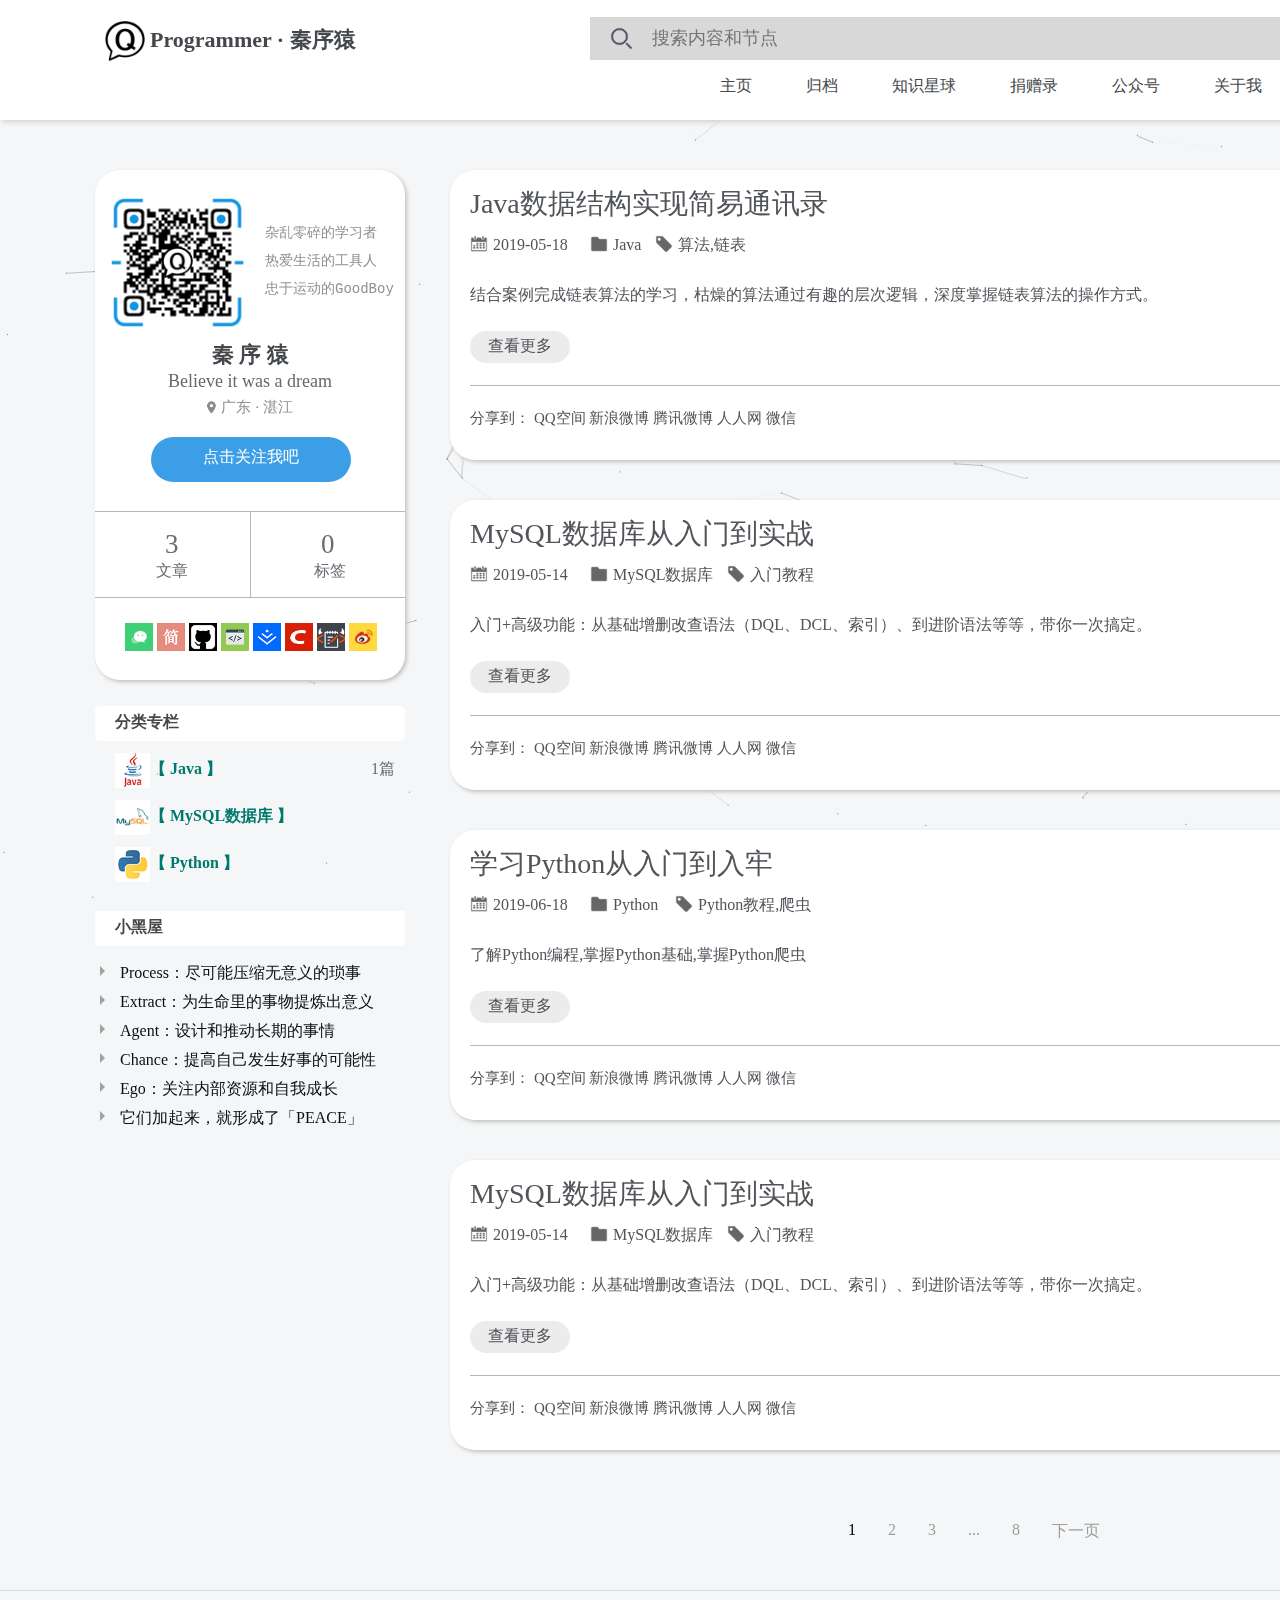
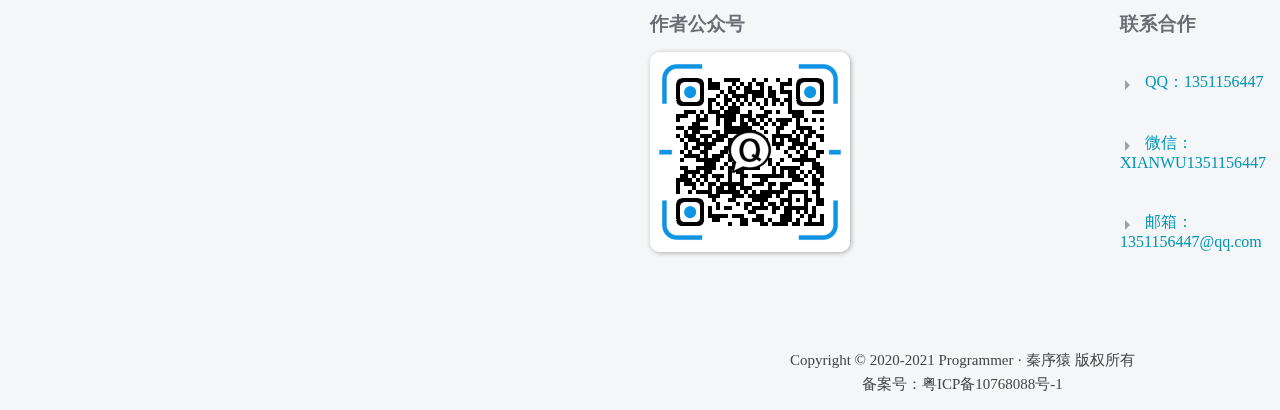
<file: Programmer-8088/index.html>
<!DOCTYPE html>
<html>
	<head>
		<meta charset="utf-8">
		<link rel="shortcut icon" href="img/Qlogo.png" />
		<title>Programmer&nbsp;·&nbsp;秦序猿</title>
		<link rel="stylesheet" href="css/index.css" />
	</head>
	<!-- 主页 -->
	<body>
		<div id="header">
			<!--顶部导航栏begin...-->
			<div class="header-main">
				<div class="main-top">
					<a href="index.html" class="top-biaoti" title="Programmer · 秦序猿">
						<i class="logo">
							<img src="img/Qlogo.png" />
						</i>
						<h2 "class=" site-title">Programmer · 秦序猿</h2>
					</a>
					<div class="main-sou">
						<a class="search-souLOGO" href="index.html">
							<img src="img/Qsou.png" class="sou-logo" />
						</a>
						<input type="text" class="input-search" placeholder="  搜索内容和节点" />
					</div>
				</div>
				<div class="main-bottom">
					<a class="main-nav-link" href="index.html" title="主页">主页</a>
					<a class="main-nav-link" href="filing.html" title="归档">归档</a>
					<a class="main-nav-link" href="classification.html" title="知识星球">知识星球</a>
					<a class="main-nav-link" href="donates.html" title="捐赠录">捐赠录</a>
					<a class="main-nav-link" href="public.html" title="公众号">公众号</a>
					<a class="main-nav-link" href="aboutMe.html" title="关于我">关于我</a>
				</div>
			</div>
			<!--顶部导航栏end...-->
			<div class="header-center">
				<div class="center-left">
					<div class="left">
						<div class="left-top">
							<div class="top">
								<div class="top-vr">
									<img src="img/QvrCode.png" />
									<div class="top-text" style="color: #909090;font-size: 14px;float: left;padding-top: 54px;margin-bottom: 10px;">
										<samp>杂乱零碎的学习者</samp>
									</div>
									<div class="top-text" style="color: #909090;font-size: 14px;float: left;margin-bottom: 10px;">
										<samp>热爱生活的工具人</samp>
									</div>
									<div class="top-text" style="color: #909090;font-size: 14px;float: left;margin-bottom: 10px;">
										<samp>忠于运动的GoodBoy</samp>
									</div>
								</div>
							</div>
							<h2 class="name">秦 序 猿</h2>
							<h3 class="title">Believe it was a dream</h3>
							<a class="dingwei" style="color: #909090;font-size: 15px;">
								<img src="img/Qdingwei.png" />广东 · 湛江
							</a>
							<div class="to-bottom">
								<a href="public.html" class="left-top-bottom">点击关注我吧</a>
							</div>
						</div>
						<div class="left-center">
							<div class="left-center-left">
								<span class="tou-left">3</span>
								<span class="left-text" style="font-size: 16px;">文章</span>
							</div>
							<div class="left-center-right">
								<span class="tou-right">0</span>
								<span class="right-text" style="font-size: 16px;">标签</span>
							</div>
						</div>
						<div class="left-botoom">
							<tr>
								<td>
									<div class="weixinVR">
										<a href="#" target="_blank" title="wx" class="tooltip">
											<img src="img/weixin.png" />
										</a>
									</div>
								</td>
								<td>
									<a href="https://www.jianshu.com/" target="_blank" title="简书" class="tooltip">
										<img src="img/jianshu.png" />
									</a>
								</td>
								<td>
									<a href="https://github.com/" target="_blank" title="GitHub" class="tooltip">
										<img src="img/github.png" />
									</a>
								</td>
								<td>
									<a href="https://www.runoob.com/" target="_blank" title="菜鸟教程" class="tooltip">
										<img src="img/runoob.png" />
									</a>
								</td>
								<td>
									<a href="https://juejin.im/" target="_blank" title="掘金" class="tooltip">
										<img src="img/jeujin.png" />
									</a>
								</td>
								<td>
									<a href="https://blog.csdn.net/weixin_45766022" target="_blank" title="CSDN" class="tooltip">
										<img src="img/csdn.png" />
									</a>
								</td>
								<td>
									<a href="https://www.nowcoder.com/" target="_blank" title="牛客网" class="tooltip">
										<img src="img/nowcoder.png" />
									</a>
								</td>
								<td>
									<a href="https://weibo.com/5985828084/" target="_blank" title="微博" class="tooltip">
										<img src="img/weibo.png" />
									</a>
								</td>
							</tr>
						</div>
						<div class="left-classification">
							<h1 style="color: #44474b">分类专栏</h1>
							<div class="classification">
								<a href="https://blog.csdn.net/weixin_45766022/category_10019984.html" style="text-decoration: none;">
									<img src="img/Java.png">
									<h1>【 Java 】</h1>
									<span class="classification-text">1篇</span>
								</a>
								<a href="#" style="text-decoration: none;">
									<img src="img/MySQL.png">
									<h1>【 MySQL数据库 】</h1>
									<span class="classification-text"></span>
								</a>
								<a href="#" style="text-decoration: none;">
									<img src="img/Python.png">
									<h1>【 Python 】</h1>
									<span class="classification-text"></span>
								</a>
							</div>
						</div>
						<div class="left-blackRoom">
							<h1 style="color: #44474b">小黑屋</h1>
							<div class="blackRoom">
								<ul type="none">
									<li class="blackRoom-li"><span></span>Process：尽可能压缩无意义的琐事</li>
									<li class="blackRoom-li"><span></span>Extract：为生命里的事物提炼出意义</li>
									<li class="blackRoom-li"><span></span>Agent：设计和推动长期的事情</li>
									<li class="blackRoom-li"><span></span>Chance：提高自己发生好事的可能性</li>
									<li class="blackRoom-li"><span></span>Ego：关注内部资源和自我成长</li>
									<li class="blackRoom-li"><span></span>它们加起来，就形成了「PEACE」</li>
								</ul>
							</div>
						</div>
					</div>
				</div>
				<div class="center-certer">
					<div class="certer-main">
						<div class="certer-main-articles">
							<h1 class="name">
								<a class="Links" href="https://blog.csdn.net/weixin_45766022/article/details/106202857">Java数据结构实现简易通讯录</a>
							</h1>
							<div class="Tags">
								<div class="Calendar">
									<a class="Tags-a" href="#" style="text-decoration: none;">
										<img src="img/QCalendar.png" />2019-05-18
									</a>
								</div>
								<div class="FileFolder">
									<a class="Tags-a" href="https://blog.csdn.net/weixin_45766022/category_10019984.html" style="text-decoration: none;">
										<img src="img/QFileFolder.png" />Java
									</a>
								</div>
								<div class="QTags">
									<a class="Tags-a" href="#" style="text-decoration: none;">
										<img src="img/QTags.png" />算法,链表
									</a>
								</div>
							</div>
							<div class="articles">
								<p>结合案例完成链表算法的学习，枯燥的算法通过有趣的层次逻辑，深度掌握链表算法的操作方式。</p>
								<p class="articles-more">
									<a href="https://blog.csdn.net/weixin_45766022/article/details/106202857" class="more" style="text-decoration: none;">查看更多</a>
								</p>
							</div>
							<div class="articles-footer">
								<div class="artices-share">
									<div class="share">
										<a href="#">分享到：</a>
										<a href="#">QQ空间 </a>
										<a href="#">新浪微博 </a>
										<a href="#">腾讯微博 </a>
										<a href="#">人人网 </a>
										<a href="#">微信 </a>
									</div>
								</div>
							</div>
						</div>
					</div>
					<div class="certer-main">
						<div class="certer-main-articles">
							<h1 class="name">
								<a class="Links" href="#">MySQL数据库从入门到实战</a>
							</h1>
							<div class="Tags">
								<div class="Calendar">
									<a class="Tags-a" href="#" style="text-decoration: none;">
										<img src="img/QCalendar.png" />2019-05-14
									</a>
								</div>
								<div class="FileFolder">
									<a class="Tags-a" href="#" style="text-decoration: none;">
										<img src="img/QFileFolder.png" />MySQL数据库
									</a>
								</div>
								<div class="QTags">
									<a class="Tags-a" href="#" style="text-decoration: none;position: absolute;left: 72px;">
										<img src="img/QTags.png" />入门教程
									</a>
								</div>
							</div>
							<div class="articles">
								<p>入门+高级功能：从基础增删改查语法（DQL、DCL、索引）、到进阶语法等等，带你一次搞定。</p>
								<p class="articles-more">
									<a href="#" class="more" style="text-decoration: none;">查看更多</a>
								</p>
							</div>
							<div class="articles-footer">
								<div class="artices-share">
									<div class="share">
										<a href="#" style="">分享到：</a>
										<a href="#" style="">QQ空间 </a>
										<a href="#" style="">新浪微博 </a>
										<a href="#" style="">腾讯微博 </a>
										<a href="#" style="">人人网 </a>
										<a href="#" style="">微信 </a>
									</div>
								</div>
							</div>
						</div>
					</div>
					<div class="certer-main">
						<div class="certer-main-articles">
							<h1 class="name">
								<a class="Links" href="#">学习Python从入门到入牢</a>
							</h1>
							<div class="Tags">
								<div class="Calendar">
									<a class="Tags-a" href="#" style="text-decoration: none;">
										<img src="img/QCalendar.png" />2019-06-18
									</a>
								</div>
								<div class="FileFolder">
									<a class="Tags-a" href="#" style="text-decoration: none;">
										<img src="img/QFileFolder.png" />Python
									</a>
								</div>
								<div class="QTags">
									<a class="Tags-a" href="#" style="text-decoration: none;position: absolute;left: 20px;">
										<img src="img/QTags.png" />Python教程,爬虫
									</a>
								</div>
							</div>
							<div class="articles">
								<p>了解Python编程,掌握Python基础,掌握Python爬虫</p>
								<p class="articles-more">
									<a href="#" class="more" style="text-decoration: none;">查看更多</a>
								</p>
							</div>
							<div class="articles-footer">
								<div class="artices-share">
									<div class="share">
										<a href="#" style="">分享到：</a>
										<a href="#" style="">QQ空间 </a>
										<a href="#" style="">新浪微博 </a>
										<a href="#" style="">腾讯微博 </a>
										<a href="#" style="">人人网 </a>
										<a href="#" style="">微信 </a>
									</div>
								</div>
							</div>
						</div>
					</div>
					<div class="certer-main">
						<div class="certer-main-articles">
							<h1 class="name">
								<a class="Links" href="#">MySQL数据库从入门到实战</a>
							</h1>
							<div class="Tags">
								<div class="Calendar">
									<a class="Tags-a" href="#" style="text-decoration: none;">
										<img src="img/QCalendar.png" />2019-05-14
									</a>
								</div>
								<div class="FileFolder">
									<a class="Tags-a" href="#" style="text-decoration: none;">
										<img src="img/QFileFolder.png" />MySQL数据库
									</a>
								</div>
								<div class="QTags">
									<a class="Tags-a" href="#" style="text-decoration: none;position: absolute;left: 72px;">
										<img src="img/QTags.png" />入门教程
									</a>
								</div>
							</div>
							<div class="articles">
								<p>入门+高级功能：从基础增删改查语法（DQL、DCL、索引）、到进阶语法等等，带你一次搞定。</p>
								<p class="articles-more">
									<a href="#" class="more" style="text-decoration: none;">查看更多</a>
								</p>
							</div>
							<div class="articles-footer">
								<div class="artices-share">
									<div class="share">
										<a href="#" style="">分享到：</a>
										<a href="#" style="">QQ空间 </a>
										<a href="#" style="">新浪微博 </a>
										<a href="#" style="">腾讯微博 </a>
										<a href="#" style="">人人网 </a>
										<a href="#" style="">微信 </a>
									</div>
								</div>
							</div>
						</div>
					</div>
				</div>
				<div class="center-right">
					<div class="center-right-calendar">
						<div class="calendar">
							<div class="header">
								<a data-action="prev-month" href="javascript:void(0)" title="Previous Month"><i></i></a>
								<div class="text" data-render="month-year"></div>
								<a data-action="next-month" href="javascript:void(0)" title="Next Month"><i></i></a>
							</div>
							<div class="months" data-flow="left">
								<div class="month month-a">
									<div class="render render-a"></div>
								</div>
								<div class="month month-b">
									<div class="render render-b"></div>
								</div>
							</div>
						</div>
						<script type="text/javascript" src="js/calendar.js"></script>
					</div>
				</div>
				<div class="centter-bottom">
					<ul class="pagination">
						<li><a href="#"></a></li>
						<li><a class="active" href="#">1</a></li>
						<li><a href="#">2</a></li>
						<li><a href="#">3</a></li>
						<li><a href="#">...</a></li>
						<li><a href="#">8</a></li>
						<li><a href="#">下一页</a></li>
					</ul>
				</div>
			</div>
			<div class="header-bottom">
				<div class="bottomend">
					<div class="to-end">
						<div class="cooperate">
							<h3 class="end-text" style="color: #696d73">联系合作</h3>
							<div class="text">
								<ul type="none">
									<li class="coop-li"><span></span>QQ：1351156447</li>
									<li class="coop-li"><span></span>微信：XIANWU1351156447</li>
									<li class="coop-li"><span></span>邮箱：1351156447@qq.com</li>
								</ul>
							</div>
						</div>
						<div class="publicVR">
							<div class="end-VR">
								<h3 class="end-text" style="color: #696d73">作者公众号</h3>
								<div class="VR">
									<img src="img/QvrCode.png">
								</div>
							</div>
						</div>
					</div>
					<div class="end">
						<div class="proclamations">
							<p style="margin-bottom: 5px;">Copyright © 2020-2021 Programmer&nbsp;·&nbsp;秦序猿 版权所有</p>
							<p>备案号：粤ICP备10768088号-1</p>
						</div>
					</div>
				</div>
			</div>
		</div>
		<script type="text/javascript" src="js/background.js"></script>
	</body>
</html>
</file>
<file: Programmer-8088/css/index.css>
html {
	background-color: #F5F6F7;
}

* {
	margin: 0;
	padding: 0;
}

#header {
	width: 1920px;
	height: 1800px;
	/*主页添加文章时要改高度*/
}

#header .header-main {
	z-index: 99;
	width: 1920px;
	height: 120px;
	background-color: #FFFFFF;
	box-shadow: 2px 2px 5px #d0d0d0;
	/*添加阴影box-shadow: 水平阴影位置 垂直阴影位置 模糊程度 颜色;*/
	margin: auto;
	margin-bottom: 40px;
}

.header-main .main-top {
	width: 1920;
	height: 56px;
	padding-top: 10px;
	padding-bottom: 10px;
}

.header-main .main-top .top-biaoti {
	width: 500px;
	height: 30px;
}

.header-main .main-top .logo img {
	width: 40px;
	height: 40px;
	vertical-align: middle;
	padding-left: 105px;
	padding-top: 11px;
}

.header-main .main-top .top-biaoti h2 {
	font-size: 22px;
	padding-left: 110px;
	text-align: left;
	position: absolute;
	top: 25px;
	left: 40px;
}

.header-main .main-top a {
	font-size: 23px;
	color: #44474b;
	text-decoration: none;
	padding-top: 8px;
	line-height: 30px;
	width: 304px;
}

.header-main .main-top :hover {
	/*鼠标划到main-top标签时*/
	color: #49c0ff;
}

.header-main .main-sou {
	position: absolute;
	left: 590px;
	top: 17px;
}

.header-main .main-sou .input-search {
	position: absolute;
	left: 52px;
	height: 43px;
	width: 760px;
	font-size: 18px;
	background-color: #d8d8d8;
	border: none;
	/*去掉未选中时边框*/
	outline: none;
	/*去掉被选中时边框*/
}

.header-main .main-sou :hover {
	/*鼠标划到main-sou标签时*/
	background-color: #bcbcbc;
	transition: all 0.5s;
}

.header-main .main-sou .search-souLOGO .sou-logo {
	width: 43px;
	height: 43px;
	background-color: #d8d8d8;
	position: absolute;
	padding-right: 5px;
	padding-left: 10px;
}

.header-main .main-bottom {
	width: 1200px;
	height: 24px;
	background-color: #ffffff;
	text-decoration: none;
	position: absolute;
	left: 720px;

}

.header-main .main-bottom .main-nav-link {
	text-decoration: none;
	color: #44474B;
	margin-right: 50px;
}

.header-main .main-bottom :hover {
	/*鼠标划到main-bottom标签时*/
	color: #00aaff;
}

#header .header-center {
	width: 1920px;
	height: 1430px;
	/*主页添加文章时要改高度*/
	/* background-color: #27597B; */
	margin: auto;
	/*边框*/
	border: 1px solid;
	border-color: #dadada;
	border-left: none;
	border-top: none;
	border-right: none;
}

.header-center .center-left {
	width: 310px;
	height: 510px;
	padding-top: 10px;
	padding-left: 95px;
}

.header-center .center-left .left {
	width: 310px;
	height: 510px;
	background-color: #ffffff;
	border-radius: 25px;
	box-shadow: 2px 2px 4px #c2c2c2;
	/*添加阴影box-shadow: 水平阴影位置 垂直阴影位置 模糊程度 颜色;*/
}

.header-center .center-left .left .top {
	width: 310px;
	height: 165px;
	margin-bottom: 5px;
}

.header-center .center-left .left .top .top-vr img {
	width: 145px;
	height: 145px;
	float: left;
	padding-top: 20px;
	padding-left: 10px;
	padding-right: 15px;
}

.header-center .center-left .left h2 {
	width: 310px;
	height: 27px;
	font-size: 22px;
	color: #44474b;
	text-align: center;
	margin-bottom: 4px;
}

.header-center .center-left .left h3 {
	width: 310px;
	height: 27px;
	font-size: 18px;
	color: #64696f;
	text-align: center;
	font-weight: normal;
}

.header-center .center-left .left .dingwei img {
	width: 15px;
	height: 15px;
	margin-bottom: 2px;
	margin-right: 2px;
	vertical-align: middle;
	padding-left: 109px;
}

.header-center .center-left .left .left-top-bottom {
	width: 200px;
	height: 45px;
	margin-top: 20px;
	margin-right: 70px;
	margin-bottom: 29px;
	border-radius: 30px;
	background-color: #3d9ee8;
	float: left;
	margin-left: 56px;
	line-height: 40px;
	text-align: center;
	color: #ffffff;
	font-size: 16px;
	text-decoration: none;
}

.header-center .center-left .left .to-bottom :hover {
	background-color: #00aaff;
	transition: all 0.5s;
}

.header-center .center-left .left-center {
	width: 310px;
	height: 85px;
	border: 1px solid;
	border-color: #B6B6B6;
	border-left: none;
	border-right: none;
	float: left;
}

.header-center .center-left .left-center .left-center-left {
	width: 150px;
	height: 85px;
	border: 1px solid;
	font-size: 27px;
	border-color: #B6B6B6;
	border-left: none;
	border-top: none;
	border-bottom: none;
	line-height: 85px;
	float: left;
	padding-left: 5px;
	color: #696d73;
	position: relative;
}

.left-center-left .tou-left {
	position: absolute;
	top: -10px;
	left: 70px;
}

.left-center-left .left-text {
	position: absolute;
	top: 16px;
	left: 61px;
}

.header-center .center-left .left-center .left-center-right {
	width: 140px;
	height: 85px;
	font-size: 27px;
	line-height: 85px;
	color: #696d73;
	float: left;
	position: relative;
}

.left-center-right .tou-right {
	position: absolute;
	top: -10px;
	left: 70px;
}

.left-center-right .right-text {
	position: absolute;
	top: 16px;
	left: 63px;
}

.header-center .center-left .left-botoom {
	float: left;
	width: 310px;
	height: 83px;
	padding-left: 26px;
	padding-top: 25px;
}

.left-botoom img {
	width: 28px;
	height: 28px;
	float: left;
	margin-left: 4px;
}

.weixinVR {
	position: relative;
}

.weixinVR::after {
	/* after伪类 */
	content: url(../img/weixinVR.jpg);
	position: absolute;
	right: -470px;
	top: -250px;
	z-index: 99;
	width: 120px;
	height: 120px;
	border: 5px solid #0095ba;
	border-radius: 4px;
	transform: scale(0);
	/* 旋转 div 元素 */
	transform-origin: top right;
	opacity: 0;
	/* 语法:opacity: value(指定不透明度。从0.0（完全透明）到1.0（完全不透明）)|inherit(Opacity属性的值应该从父元素继承); */
	-webkit-transition: all .4s ease-in-out;
	/* ease-in-out --> 动画有一个缓慢的开始和一个缓慢的结束。 */
	-o-transition: all .4s ease-in-out;
	/* 语法:transition-duration: time; */
	transition: all .4s ease-in-out;
}

.weixinVR:hover::after {
	transform: scale(1);
	opacity: 1;
	/* 出现二维码 */
}

.header-center .center-left .left .left-classification {
	width: 310px;
	height: 35px;
	background-color: #FFFFFF;
	float: left;
	border-radius: 5px;
}

.header-center .center-left .left-classification .classification {
	width: 300px;
	height: 100px;
	margin-top: 10px;
	border-radius: 8px;
	line-height: 20px;
	/* box-shadow: 0 6px 20px 0 rgba(0, 0, 0, .19), 0 8px 17px 0 rgba(0, 0, 0, .2); */
}

.header-center .center-left .left-classification .classification a :hover {
	color: #00abd1;
}

.header-center .center-left .left h1 {
	font-size: 16px;
	line-height: 32px;
	margin-left: 20px;
	margin-bottom: 15px;
	color: #00796d;
}

.header-center .center-left .left-classification .classification img {
	margin-left: 20px;
	width: 35px;
	height: 35px;
	float: left;
}

.header-center .center-left .left .left-classification .classification-text {
	float: right;
	margin-top: -41px;
	color: #696d73;
}

.header-center .center-left .left .left-blackRoom {
	width: 310px;
	height: 35px;
	float: left;
	background-color: #FFFFFF;
	border-radius: 0px;
	margin-top: 170px;
}

.header-center .center-left .left-blackRoom .blackRoom {
	width: 310px;
	height: 200px;
	margin-left: 0px;
	text-align: left;
	line-height: 29px;
	color: #05100f;
	border-radius: 0px;

}
.header-center .center-left .left-blackRoom .blackRoom li span {
	border: 5px solid #F5F6F7;
	border-left: 5px solid #a1a1a1;
	float: left;
	overflow: hidden;
	height: 0;
	width: 0;
	margin: 8px 10px 0 5px;
}
.header-center .center-left .left-blackRoom .blackRoom li:hover{
	border-left: 5px solid #72f4ff;
}
.header-center .center-certer {
	width: 1100px;
	height: 1840px;
	float: left;
	position: absolute;
	top: 170px;
	left: 450px;
}

.header-center .center-certer .certer-main {
	width: 1100px;
	height: 290px;
	background-color: #FFFFFF;
	border-radius: 25px;
	box-shadow: 2px 2px 4px #c2c2c2;
	margin-bottom: 40px;
	position: relative;
}

.certer-main .certer-main-articles .name .Links {
	font-size: 28px;
	font-weight: lighter;
	color: #515459;
	text-decoration: none;
	position: absolute;
	top: 15px;
	left: 20px;
}

.certer-main .certer-main-articles .name :hover {
	color: #00aaff;
}

.certer-main .certer-main-articles .Tags img {
	width: 18px;
	height: 18px;
	margin-right: 5px;
	margin-bottom: 5px;
	vertical-align: middle;
}

.certer-main .certer-main-articles .Tags .Calendar,
.FileFolder,
.QTags {
	width: 200px;
	height: 30px;
	position: absolute;
	top: 65px;
	left: 20px;
	margin-right: 20px;
}

.certer-main .certer-main-articles .Tags .FileFolder {
	position: absolute;
	top: 65px;
	left: 140px;
}

.certer-main .certer-main-articles .Tags .QTags {
	position: absolute;
	top: 65px;
	left: 205px;
	position: relative;
}

.certer-main .certer-main-articles .Tags .Tags-a {
	color: #515459;
}

.certer-main .certer-main-articles .Tags .Tags-a:hover {
	color: #00aaff;
}

.certer-main .certer-main-articles .articles {
	width: 1050px;
	height: 100px;
	position: absolute;
	top: 95px;
	left: 20px;
	color: #515459;
	margin-top: 20px;
	border: 1px solid;
	border-color: #B6B6B6;
	border-left: none;
	border-right: none;
	border-top: none;
}

.certer-main .certer-main-articles .articles .articles-more {
	width: 100px;
	height: 32px;
	background-color: #ececec;
	border-radius: 25px;
	font-size: 16px;
	margin-top: 25px;
	margin-bottom: 40px;
	text-align: center;
	line-height: 30px;
}

.certer-main .certer-main-articles .articles .articles-more .more {
	color: #515459;
}

.certer-main .certer-main-articles .articles .articles-more:hover {
	background-color: #00aaff;
	transition: all 0.5s;
}

.certer-main .certer-main-articles .articles .more:hover {
	color: #FFFFFF;
}

.certer-main .certer-main-articles .articles-footer {
	width: 1050px;
	height: 40px;
	margin-left: 20px;
	position: absolute;
	bottom: 20px;
}

.certer-main .certer-main-articles .articles-footer a {
	color: #515459;
	text-align: left;
	line-height: 37px;
	text-decoration: none;
	font-size: 15px;
}

.certer-main .certer-main-articles .articles-footer a:hover {
	color: #00aaff;
}

/* 日历开始 */
:after,
:before {
	box-sizing: border-box
}

.calendar {
	width: 300px;
	font-size: 100%;
	margin: -510px auto 0;
	float: right;
	position: absolute;
	left: -30px;
	top: -62px;
	position: relative
}

.calendar .header {
	height: 100px;
	position: relative;
	color: #fff
}

.calendar .header .text {
	position: absolute;
	top: 0;
	left: 0;
	right: 0;
	bottom: 0;
	background-color: #308ff0;
	padding: 15px;
	transform: rotateX(90deg);
	transform-origin: bottom;
	backface-visibility: hidden;
	transition: .4s ease-in-out 0s;
	box-shadow: 0 6px 20px 0 rgba(0, 0, 0, .19), 0 8px 17px 0 rgba(0, 0, 0, .2);
	opacity: 0
}

.calendar .header .text>span {
	text-align: center;
	padding: 26px;
	display: block
}

.calendar .header.active .text {
	transform: rotateX(0deg);
	opacity: 1
}

.months {
	width: 100%;
	height: 280px;
	position: relative
}

.month {
	margin-top: 10px;
	padding: 0px;
	width: inherit;
	height: inherit;
	position: absolute;
	backface-visibility: hidden;
	transition: all .4s ease-in-out 0s;
	box-shadow: 0 6px 20px 0 rgba(98, 98, 98, 0.4), 0 8px 17px 0 rgba(0, 0, 0, .2)
}

.months[data-flow="left"] .month {
	transform: rotateY(-180deg)
}

.months[data-flow="right"] .month {
	transform: rotateY(180deg)
}

.table {
	width: 100%;
	font-size: 10px;
	font-weight: 400;
	display: table
}

.table .row {
	display: table-row
}

.table .row.head {
	color: #308ff0;
	text-transform: uppercase
}

.table .row .cell {
	width: 14.28%;
	padding: 6px;
	text-align: center;
	display: table-cell
}

.table .row .cell.disable {
	color: #ccc
}

.table .row .cell span {
	display: block;
	width: 28px;
	height: 28px;
	line-height: 28px;
	transition: color, background .4s ease-in-out 0s
}

.table .row .cell.active span {
	color: #fff;
	background-color: #308ff0
}

.months .month[data-active="true"] {
	transform: rotateY(0)
}

.header [data-action] {
	color: inherit;
	position: absolute;
	top: 50%;
	margin-top: -20px;
	width: 40px;
	height: 40px;
	z-index: 1;
	opacity: 0;
	transition: all .4s ease-in-out 0s
}

.header [data-action]>i {
	width: 20px;
	height: 20px;
	display: block;
	position: absolute;
	left: 50%;
	top: 50%;
	margin-top: -10px;
	margin-left: -10px
}

.header [data-action]>i:before,
.header [data-action]>i:after {
	top: 50%;
	margin-top: -1px;
	content: '';
	position: absolute;
	height: 2px;
	width: 20px;
	border-top: 2px solid;
	border-radius: 2px
}

.header [data-action*="prev"] {
	left: 15px
}

.header [data-action*="next"] {
	right: 15px
}

.header [data-action*="prev"]>i:before,
.header [data-action*="prev"]>i:after {
	left: 0
}

.header [data-action*="prev"]>i:before {
	top: 3px;
	transform: rotate(-45deg)
}

.header [data-action*="prev"]>i:after {
	top: auto;
	bottom: 3px;
	transform: rotate(45deg)
}

.header [data-action*="next"]>i:before {
	top: auto;
	bottom: 3px;
	transform: rotate(-45deg)
}

.header [data-action*="next"]>i:after {
	top: 3px;
	transform: rotate(45deg)
}

.header.active [data-action] {
	opacity: 1
}

/* 日历结束 */
/* 分页开始 */
#header .header-center .centter-bottom {
	width: 400px;
	height: 30px;
	position: absolute;
	top: 1620px;
	left: 800px;
}

ul.pagination {
	display: inline-block;
	position: absolute;
	bottom: 100px;
}

ul.pagination li {
	display: inline;
}

ul.pagination li a {
	color: #9e9e9e;
	float: left;
	padding: 8px 16px;
	text-decoration: none;
}

ul.pagination li a.active {
	color: #000000;
}

ul.pagination li a:hover:not(.active) {
	color: #f7f7f7;
	background-color: #06c9ff;
}

/* 分页结束 */

#header .header-bottom {
	width: 1810px;
	height: 375px;
	/* background-color: #0095BA; */
	margin: 20px 50px;
}

#header .header-bottom .bottomend {
	width: 1770px;
	height: 370px;
	/* background-color: #00796D; */
	margin: 0px 20px;
}

#header .header-bottom .bottomend .cooperate{
	/* background-color: #00ffff; */
	position: absolute;
	left: 1120px;
	
}
#header .header-bottom .bottomend .cooperate .text li{
	color: #0095BA;
	font-size: 16px;
	margin-top: 35px;
	padding-top: 0px;
	padding-bottom: 5px;
}
#header .header-bottom .bottomend .text li span {
	border: 5px solid #F5F6F7;
	border-left: 5px solid #a1a1a1;
	float: left;
	overflow: hidden;
	height: 0;
	width: 0;
	margin: 8px 10px 0 5px;
	
}
#header .header-bottom .bottomend .text li:hover{
	border-left: 5px solid #376181;
}

#header .header-bottom .publicVR{
	position: absolute;
	left: 650px;
}

#header .header-bottom .publicVR .VR img{
	width: 200px;height: 200px;
	margin-top: 15px;
	border-radius: 10px;
	box-shadow: 1px 1px 5px #ababab;
}

#header .header-bottom .end{
	float: left;
	text-align: center;
	color: #444444;
	font-size: 15px;
	padding-top: 340px;
	padding-left: 720px;
}
</file>
